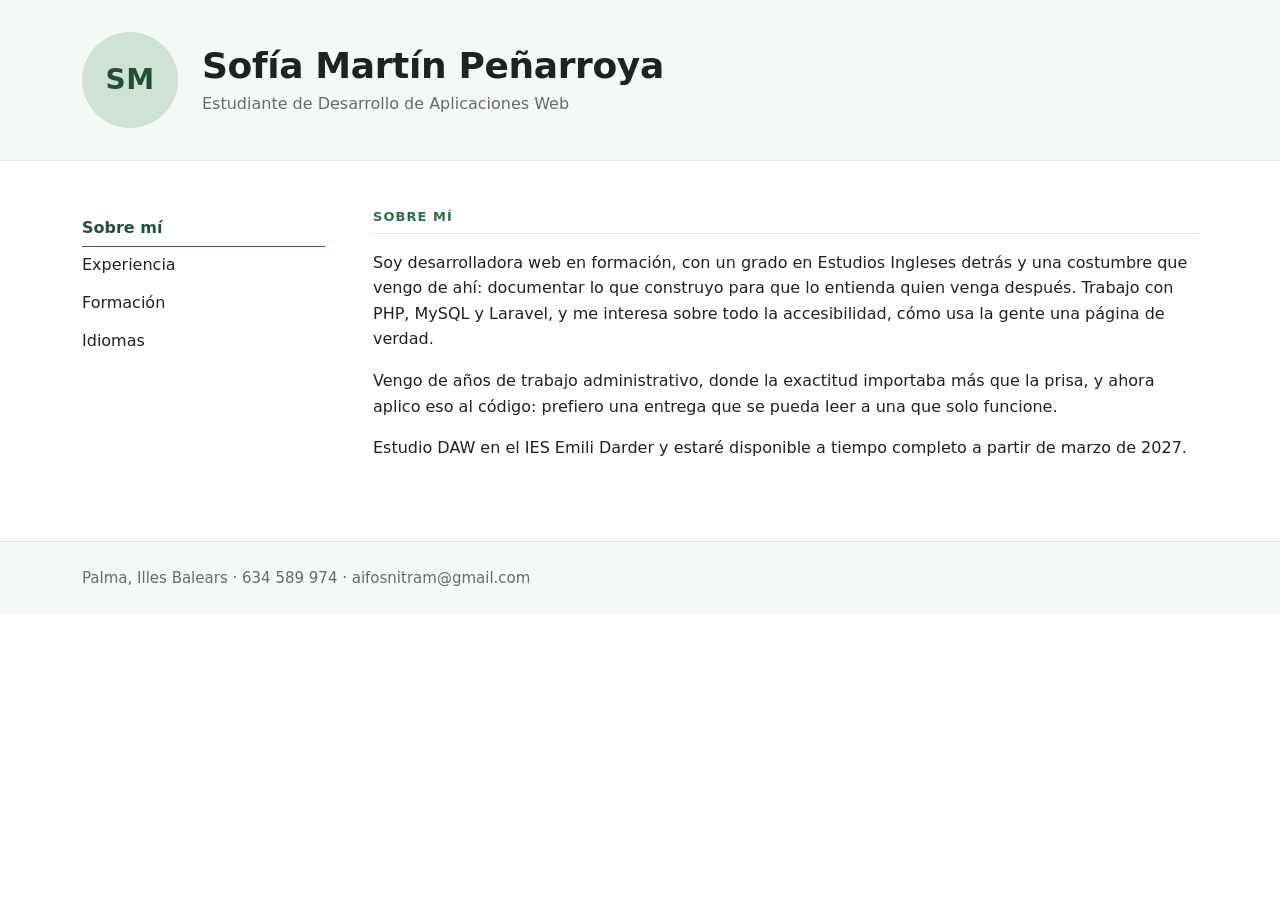
<file: index.html>
<!DOCTYPE html>
<html lang="es">
<head>
    <meta charset="UTF-8">
    <meta name="viewport" content="width=device-width, initial-scale=1">
    <title>CV · Sofía Martín Peñarroya</title>
    <link rel="canonical" href="spanish/index.html">
    <meta http-equiv="refresh" content="0; url=spanish/index.html">
</head>
<body>
    <p><a href="spanish/index.html">Español</a> · <a href="english/index.html">English</a></p>
</body>
</html>
</file>
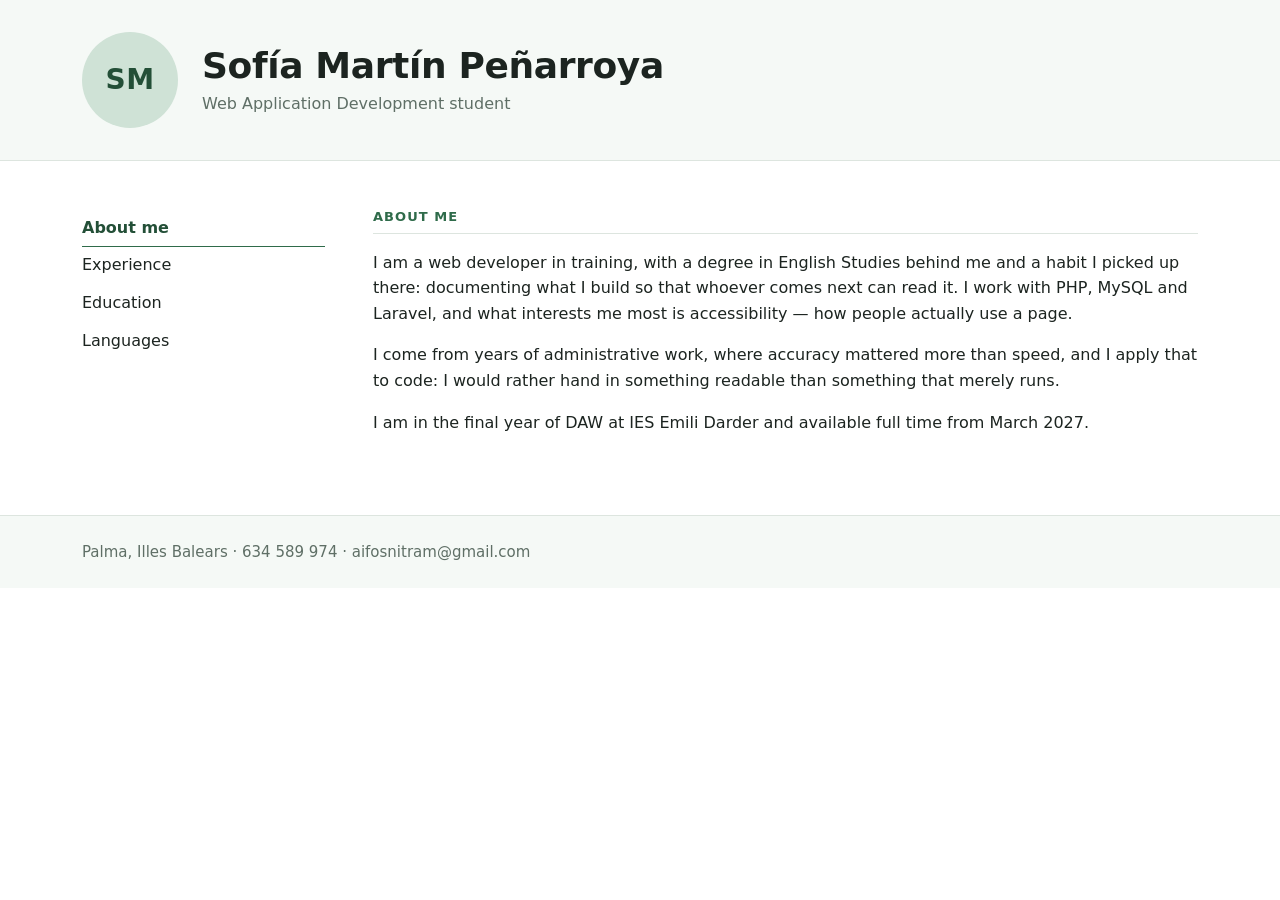
<file: english/index.html>
<!DOCTYPE html>
<html lang="en">
<head>
    <meta charset="UTF-8">
    <meta name="viewport" content="width=device-width, initial-scale=1">
    <title>About me · Sofía Martín Peñarroya</title>
    <link href="https://cdn.jsdelivr.net/npm/bootstrap@5.3.3/dist/css/bootstrap.min.css" rel="stylesheet">
    <link href="assets/css/style.css" rel="stylesheet">
</head>
<body>

    <header class="site-header">
        <div class="container">
            <div class="row align-items-center g-4">
                <div class="col-12 col-md-auto text-center text-md-start">
                    <a href="index.html" class="d-inline-block">
                        <span class="avatar" aria-hidden="true">SM</span>
                    </a>
                </div>
                <div class="col-12 col-md text-center text-md-start">
                    <h1 class="cv-name mb-1"><a href="index.html" class="cv-name__link">Sofía Martín Peñarroya</a></h1>
                    <p class="cv-role mb-0">Web Application Development student</p>
                </div>
            </div>
        </div>
    </header>

    <main class="container py-4 py-lg-5">
        <div class="row g-4 g-lg-5">

            <nav class="col-12 col-lg-3" aria-label="Curriculum sections">
                <ul class="cv-nav list-unstyled mb-0">
                    <li><a href="index.html" aria-current="page">About me</a></li>
                    <li><a href="experience.html">Experience</a></li>
                    <li><a href="education.html">Education</a></li>
                    <li><a href="languages.html">Languages</a></li>
                </ul>
            </nav>

            <div class="col-12 col-lg-9">
                <h2 class="section-title">About me</h2>
                <p>
                    I am a web developer in training, with a degree in English Studies behind
                    me and a habit I picked up there: documenting what I build so that whoever
                    comes next can read it. I work with PHP, MySQL and Laravel, and what
                    interests me most is accessibility — how people actually use a page.
                </p>
                <p>
                    I come from years of administrative work, where accuracy mattered more
                    than speed, and I apply that to code: I would rather hand in something
                    readable than something that merely runs.
                </p>
                <p class="mb-0">
                    I am in the final year of DAW at IES Emili Darder and available full time
                    from March 2027.
                </p>
            </div>

        </div>
    </main>

    <footer class="site-footer">
        <div class="container">
            <p class="mb-0">Palma, Illes Balears · 634 589 974 · aifosnitram@gmail.com</p>
        </div>
    </footer>

</body>
</html>
</file>
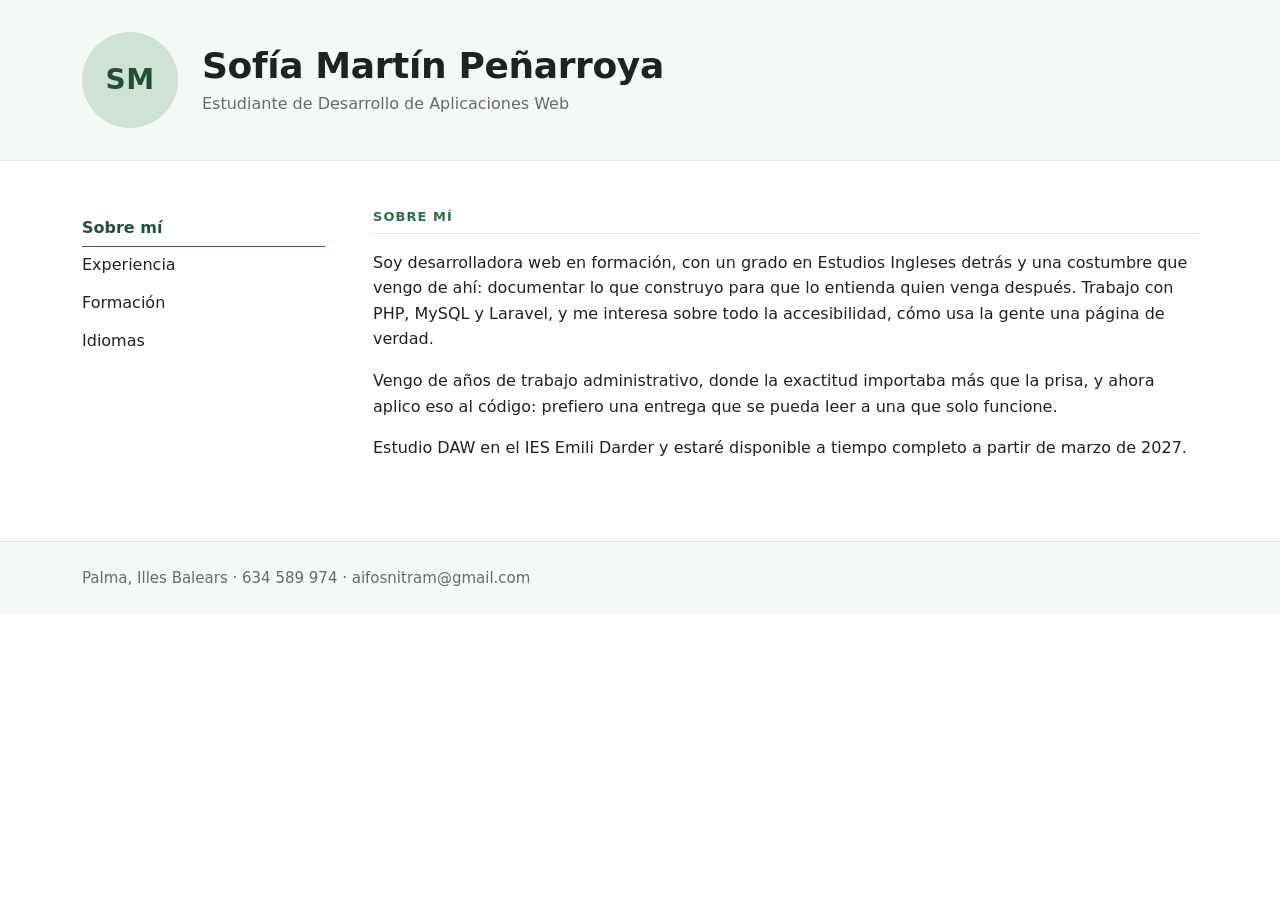
<file: spanish/index.html>
<!DOCTYPE html>
<html lang="es">
<head>
    <meta charset="UTF-8">
    <meta name="viewport" content="width=device-width, initial-scale=1">
    <title>Sobre mí · Sofía Martín Peñarroya</title>
    <link href="https://cdn.jsdelivr.net/npm/bootstrap@5.3.3/dist/css/bootstrap.min.css" rel="stylesheet">
    <link href="assets/css/style.css" rel="stylesheet">
</head>
<body>

    <header class="site-header">
        <div class="container">
            <div class="row align-items-center g-4">
                <div class="col-12 col-md-auto text-center text-md-start">
                    <a href="index.html" class="d-inline-block">
                        <span class="avatar" aria-hidden="true">SM</span>
                    </a>
                </div>
                <div class="col-12 col-md text-center text-md-start">
                    <h1 class="cv-name mb-1"><a href="index.html" class="cv-name__link">Sofía Martín Peñarroya</a></h1>
                    <p class="cv-role mb-0">Estudiante de Desarrollo de Aplicaciones Web</p>
                </div>
            </div>
        </div>
    </header>

    <main class="container py-4 py-lg-5">
        <div class="row g-4 g-lg-5">

            <nav class="col-12 col-lg-3" aria-label="Secciones del currículum">
                <ul class="cv-nav list-unstyled mb-0">
                    <li><a href="index.html" aria-current="page">Sobre mí</a></li>
                    <li><a href="experiencia.html">Experiencia</a></li>
                    <li><a href="formacion.html">Formación</a></li>
                    <li><a href="idiomas.html">Idiomas</a></li>
                </ul>
            </nav>

            <div class="col-12 col-lg-9">
                <h2 class="section-title">Sobre mí</h2>
                <p>
                    Soy desarrolladora web en formación, con un grado en Estudios Ingleses
                    detrás y una costumbre que vengo de ahí: documentar lo que construyo para
                    que lo entienda quien venga después. Trabajo con PHP, MySQL y Laravel, y
                    me interesa sobre todo la accesibilidad, cómo usa la gente una página de
                    verdad.
                </p>
                <p>
                    Vengo de años de trabajo administrativo, donde la exactitud importaba más
                    que la prisa, y ahora aplico eso al código: prefiero una entrega que se
                    pueda leer a una que solo funcione.
                </p>
                <p class="mb-0">
                    Estudio DAW en el IES Emili Darder y estaré disponible a tiempo completo
                    a partir de marzo de 2027.
                </p>
            </div>

        </div>
    </main>

    <footer class="site-footer">
        <div class="container">
            <p class="mb-0">Palma, Illes Balears · 634 589 974 · aifosnitram@gmail.com</p>
        </div>
    </footer>

</body>
</html>
</file>
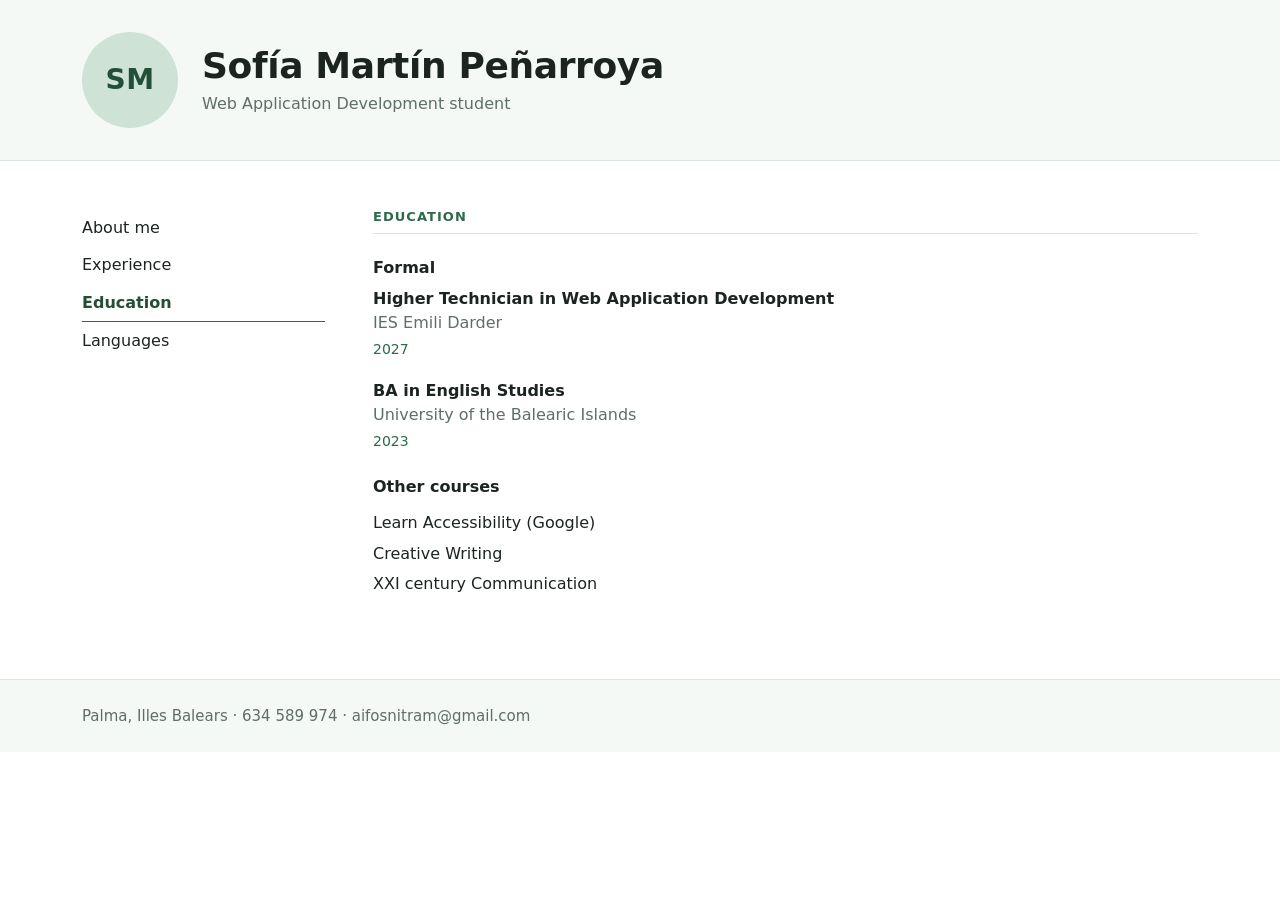
<file: english/education.html>
<!DOCTYPE html>
<html lang="en">
<head>
    <meta charset="UTF-8">
    <meta name="viewport" content="width=device-width, initial-scale=1">
    <title>Education · Sofía Martín Peñarroya</title>
    <link href="https://cdn.jsdelivr.net/npm/bootstrap@5.3.3/dist/css/bootstrap.min.css" rel="stylesheet">
    <link href="assets/css/style.css" rel="stylesheet">
</head>
<body>

    <header class="site-header">
        <div class="container">
            <div class="row align-items-center g-4">
                <div class="col-12 col-md-auto text-center text-md-start">
                    <a href="index.html" class="d-inline-block">
                        <span class="avatar" aria-hidden="true">SM</span>
                    </a>
                </div>
                <div class="col-12 col-md text-center text-md-start">
                    <h1 class="cv-name mb-1"><a href="index.html" class="cv-name__link">Sofía Martín Peñarroya</a></h1>
                    <p class="cv-role mb-0">Web Application Development student</p>
                </div>
            </div>
        </div>
    </header>

    <main class="container py-4 py-lg-5">
        <div class="row g-4 g-lg-5">

            <nav class="col-12 col-lg-3" aria-label="Curriculum sections">
                <ul class="cv-nav list-unstyled mb-0">
                    <li><a href="index.html">About me</a></li>
                    <li><a href="experience.html">Experience</a></li>
                    <li><a href="education.html" aria-current="page">Education</a></li>
                    <li><a href="languages.html">Languages</a></li>
                </ul>
            </nav>

            <div class="col-12 col-lg-9">
                <h2 class="section-title">Education</h2>

                <h3 class="subsection-title">Formal</h3>
                <ul class="timeline list-unstyled">
                    <li class="timeline__item">
                        <h4 class="timeline__role">Higher Technician in Web Application Development</h4>
                        <p class="timeline__place">IES Emili Darder</p>
                        <p class="timeline__date mb-0">2027</p>
                    </li>
                    <li class="timeline__item">
                        <h4 class="timeline__role">BA in English Studies</h4>
                        <p class="timeline__place">University of the Balearic Islands</p>
                        <p class="timeline__date mb-0">2023</p>
                    </li>
                </ul>

                <h3 class="subsection-title">Other courses</h3>
                <ul class="plain-list list-unstyled mb-0">
                    <li>Learn Accessibility (Google)</li>
                    <li>Creative Writing</li>
                    <li>XXI century Communication</li>
                </ul>
            </div>

        </div>
    </main>

    <footer class="site-footer">
        <div class="container">
            <p class="mb-0">Palma, Illes Balears · 634 589 974 · aifosnitram@gmail.com</p>
        </div>
    </footer>

</body>
</html>
</file>
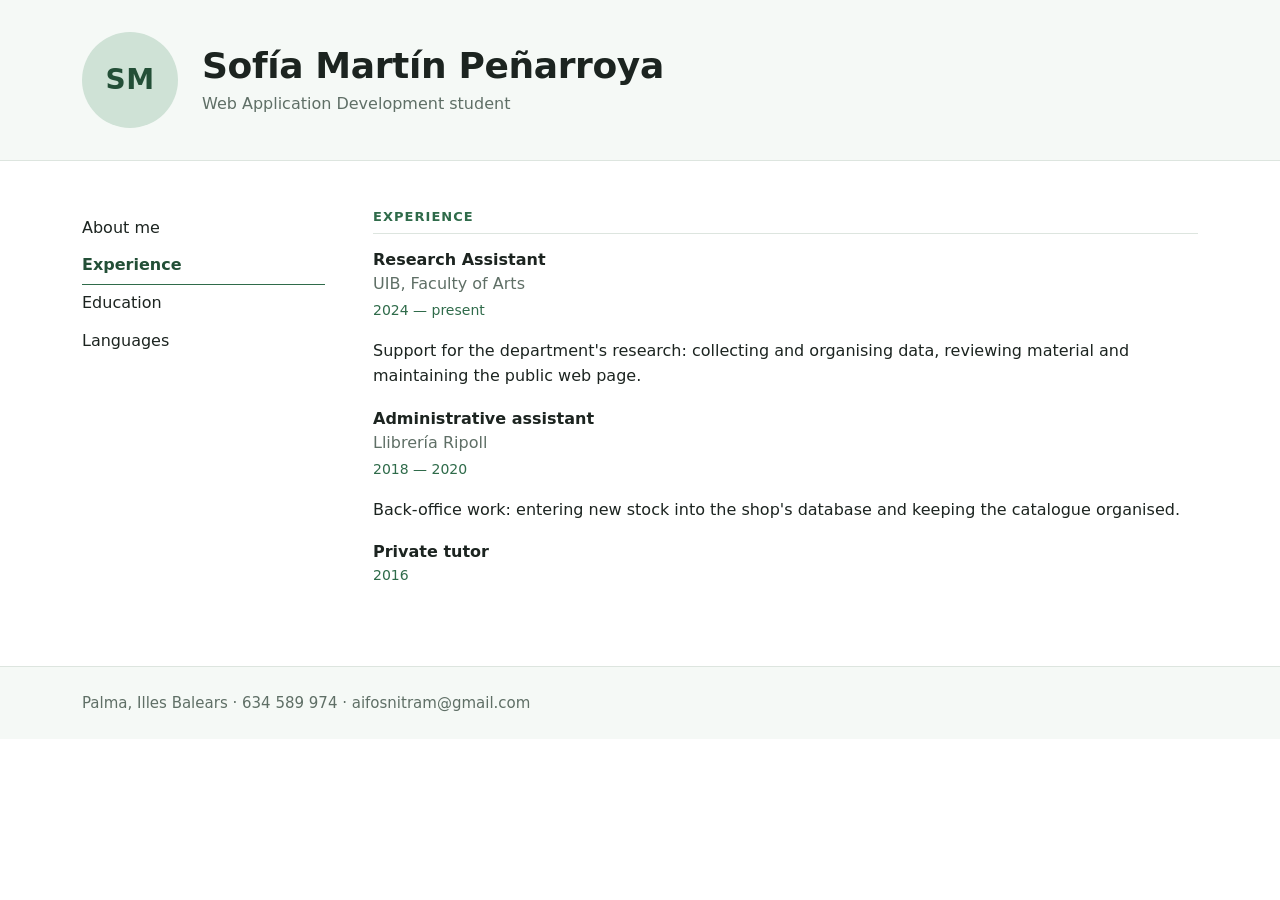
<file: english/experience.html>
<!DOCTYPE html>
<html lang="en">
<head>
    <meta charset="UTF-8">
    <meta name="viewport" content="width=device-width, initial-scale=1">
    <title>Experience · Sofía Martín Peñarroya</title>
    <link href="https://cdn.jsdelivr.net/npm/bootstrap@5.3.3/dist/css/bootstrap.min.css" rel="stylesheet">
    <link href="assets/css/style.css" rel="stylesheet">
</head>
<body>

    <header class="site-header">
        <div class="container">
            <div class="row align-items-center g-4">
                <div class="col-12 col-md-auto text-center text-md-start">
                    <a href="index.html" class="d-inline-block">
                        <span class="avatar" aria-hidden="true">SM</span>
                    </a>
                </div>
                <div class="col-12 col-md text-center text-md-start">
                    <h1 class="cv-name mb-1"><a href="index.html" class="cv-name__link">Sofía Martín Peñarroya</a></h1>
                    <p class="cv-role mb-0">Web Application Development student</p>
                </div>
            </div>
        </div>
    </header>

    <main class="container py-4 py-lg-5">
        <div class="row g-4 g-lg-5">

            <nav class="col-12 col-lg-3" aria-label="Curriculum sections">
                <ul class="cv-nav list-unstyled mb-0">
                    <li><a href="index.html">About me</a></li>
                    <li><a href="experience.html" aria-current="page">Experience</a></li>
                    <li><a href="education.html">Education</a></li>
                    <li><a href="languages.html">Languages</a></li>
                </ul>
            </nav>

            <div class="col-12 col-lg-9">
                <h2 class="section-title">Experience</h2>
                <ul class="timeline list-unstyled mb-0">
                    <li class="timeline__item">
                        <h3 class="timeline__role">Research Assistant</h3>
                        <p class="timeline__place">UIB, Faculty of Arts</p>
                        <p class="timeline__date">2024 — present</p>
                        <p class="mb-0">
                            Support for the department's research: collecting and organising
                            data, reviewing material and maintaining the public web page.
                        </p>
                    </li>
                    <li class="timeline__item">
                        <h3 class="timeline__role">Administrative assistant</h3>
                        <p class="timeline__place">Llibrería Ripoll</p>
                        <p class="timeline__date">2018 — 2020</p>
                        <p class="mb-0">
                            Back-office work: entering new stock into the shop's database and
                            keeping the catalogue organised.
                        </p>
                    </li>
                    <li class="timeline__item">
                        <h3 class="timeline__role">Private tutor</h3>
                        <p class="timeline__date mb-0">2016</p>
                    </li>
                </ul>
            </div>

        </div>
    </main>

    <footer class="site-footer">
        <div class="container">
            <p class="mb-0">Palma, Illes Balears · 634 589 974 · aifosnitram@gmail.com</p>
        </div>
    </footer>

</body>
</html>
</file>
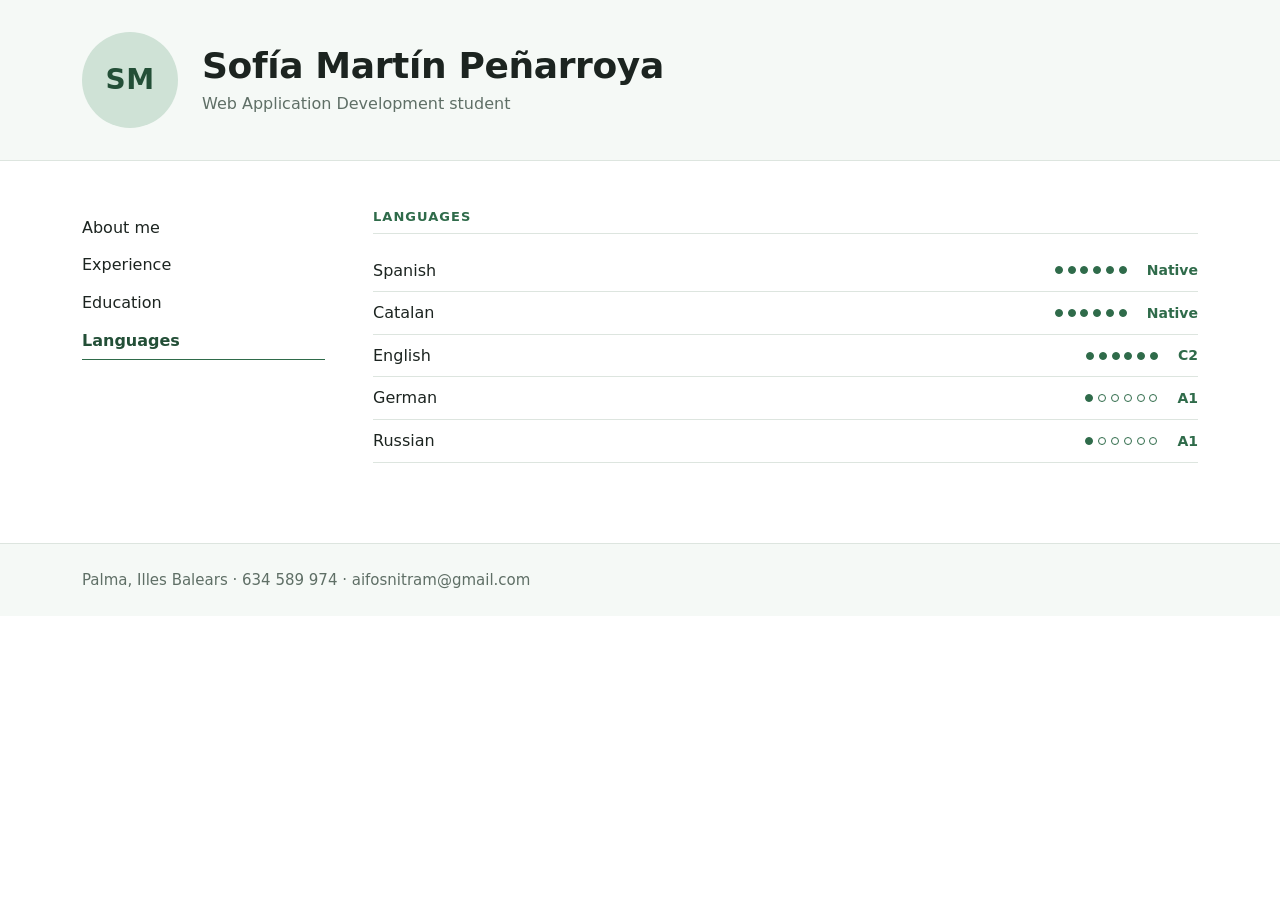
<file: english/languages.html>
<!DOCTYPE html>
<html lang="en">
<head>
    <meta charset="UTF-8">
    <meta name="viewport" content="width=device-width, initial-scale=1">
    <title>Languages · Sofía Martín Peñarroya</title>
    <link href="https://cdn.jsdelivr.net/npm/bootstrap@5.3.3/dist/css/bootstrap.min.css" rel="stylesheet">
    <link href="assets/css/style.css" rel="stylesheet">
</head>
<body>

    <header class="site-header">
        <div class="container">
            <div class="row align-items-center g-4">
                <div class="col-12 col-md-auto text-center text-md-start">
                    <a href="index.html" class="d-inline-block">
                        <span class="avatar" aria-hidden="true">SM</span>
                    </a>
                </div>
                <div class="col-12 col-md text-center text-md-start">
                    <h1 class="cv-name mb-1"><a href="index.html" class="cv-name__link">Sofía Martín Peñarroya</a></h1>
                    <p class="cv-role mb-0">Web Application Development student</p>
                </div>
            </div>
        </div>
    </header>

    <main class="container py-4 py-lg-5">
        <div class="row g-4 g-lg-5">

            <nav class="col-12 col-lg-3" aria-label="Curriculum sections">
                <ul class="cv-nav list-unstyled mb-0">
                    <li><a href="index.html">About me</a></li>
                    <li><a href="experience.html">Experience</a></li>
                    <li><a href="education.html">Education</a></li>
                    <li><a href="languages.html" aria-current="page">Languages</a></li>
                </ul>
            </nav>

            <div class="col-12 col-lg-9">
                <h2 class="section-title">Languages</h2>
                <ul class="lang-list list-unstyled mb-0">
                    <li class="lang-list__item">
                        <span class="lang-list__name">Spanish</span>
                        <span class="lang-list__dots" aria-hidden="true"><span class="dot dot--on"></span><span class="dot dot--on"></span><span class="dot dot--on"></span><span class="dot dot--on"></span><span class="dot dot--on"></span><span class="dot dot--on"></span></span>
                        <span class="lang-list__level">Native</span>
                    </li>
                    <li class="lang-list__item">
                        <span class="lang-list__name">Catalan</span>
                        <span class="lang-list__dots" aria-hidden="true"><span class="dot dot--on"></span><span class="dot dot--on"></span><span class="dot dot--on"></span><span class="dot dot--on"></span><span class="dot dot--on"></span><span class="dot dot--on"></span></span>
                        <span class="lang-list__level">Native</span>
                    </li>
                    <li class="lang-list__item">
                        <span class="lang-list__name">English</span>
                        <span class="lang-list__dots" aria-hidden="true"><span class="dot dot--on"></span><span class="dot dot--on"></span><span class="dot dot--on"></span><span class="dot dot--on"></span><span class="dot dot--on"></span><span class="dot dot--on"></span></span>
                        <span class="lang-list__level">C2</span>
                    </li>
                    <li class="lang-list__item">
                        <span class="lang-list__name">German</span>
                        <span class="lang-list__dots" aria-hidden="true"><span class="dot dot--on"></span><span class="dot"></span><span class="dot"></span><span class="dot"></span><span class="dot"></span><span class="dot"></span></span>
                        <span class="lang-list__level">A1</span>
                    </li>
                    <li class="lang-list__item">
                        <span class="lang-list__name">Russian</span>
                        <span class="lang-list__dots" aria-hidden="true"><span class="dot dot--on"></span><span class="dot"></span><span class="dot"></span><span class="dot"></span><span class="dot"></span><span class="dot"></span></span>
                        <span class="lang-list__level">A1</span>
                    </li>
                </ul>
            </div>

        </div>
    </main>

    <footer class="site-footer">
        <div class="container">
            <p class="mb-0">Palma, Illes Balears · 634 589 974 · aifosnitram@gmail.com</p>
        </div>
    </footer>

</body>
</html>
</file>
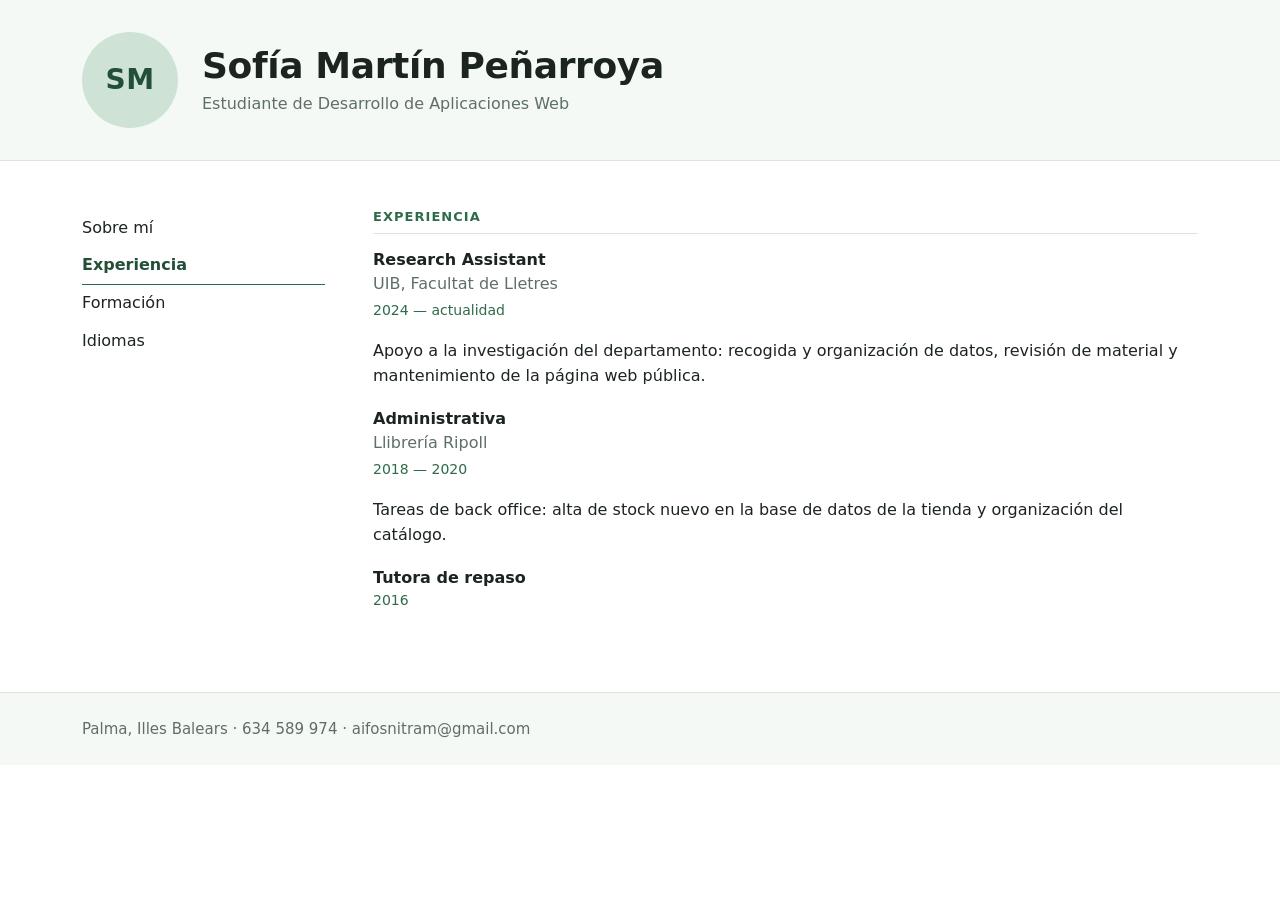
<file: spanish/experiencia.html>
<!DOCTYPE html>
<html lang="es">
<head>
    <meta charset="UTF-8">
    <meta name="viewport" content="width=device-width, initial-scale=1">
    <title>Experiencia · Sofía Martín Peñarroya</title>
    <link href="https://cdn.jsdelivr.net/npm/bootstrap@5.3.3/dist/css/bootstrap.min.css" rel="stylesheet">
    <link href="assets/css/style.css" rel="stylesheet">
</head>
<body>

    <header class="site-header">
        <div class="container">
            <div class="row align-items-center g-4">
                <div class="col-12 col-md-auto text-center text-md-start">
                    <a href="index.html" class="d-inline-block">
                        <span class="avatar" aria-hidden="true">SM</span>
                    </a>
                </div>
                <div class="col-12 col-md text-center text-md-start">
                    <h1 class="cv-name mb-1"><a href="index.html" class="cv-name__link">Sofía Martín Peñarroya</a></h1>
                    <p class="cv-role mb-0">Estudiante de Desarrollo de Aplicaciones Web</p>
                </div>
            </div>
        </div>
    </header>

    <main class="container py-4 py-lg-5">
        <div class="row g-4 g-lg-5">

            <nav class="col-12 col-lg-3" aria-label="Secciones del currículum">
                <ul class="cv-nav list-unstyled mb-0">
                    <li><a href="index.html">Sobre mí</a></li>
                    <li><a href="experiencia.html" aria-current="page">Experiencia</a></li>
                    <li><a href="formacion.html">Formación</a></li>
                    <li><a href="idiomas.html">Idiomas</a></li>
                </ul>
            </nav>

            <div class="col-12 col-lg-9">
                <h2 class="section-title">Experiencia</h2>
                <ul class="timeline list-unstyled mb-0">
                    <li class="timeline__item">
                        <h3 class="timeline__role">Research Assistant</h3>
                        <p class="timeline__place">UIB, Facultat de Lletres</p>
                        <p class="timeline__date">2024 — actualidad</p>
                        <p class="mb-0">
                            Apoyo a la investigación del departamento: recogida y organización
                            de datos, revisión de material y mantenimiento de la página web
                            pública.
                        </p>
                    </li>
                    <li class="timeline__item">
                        <h3 class="timeline__role">Administrativa</h3>
                        <p class="timeline__place">Llibrería Ripoll</p>
                        <p class="timeline__date">2018 — 2020</p>
                        <p class="mb-0">
                            Tareas de back office: alta de stock nuevo en la base de datos de la
                            tienda y organización del catálogo.
                        </p>
                    </li>
                    <li class="timeline__item">
                        <h3 class="timeline__role">Tutora de repaso</h3>
                        <p class="timeline__date mb-0">2016</p>
                    </li>
                </ul>
            </div>

        </div>
    </main>

    <footer class="site-footer">
        <div class="container">
            <p class="mb-0">Palma, Illes Balears · 634 589 974 · aifosnitram@gmail.com</p>
        </div>
    </footer>

</body>
</html>
</file>
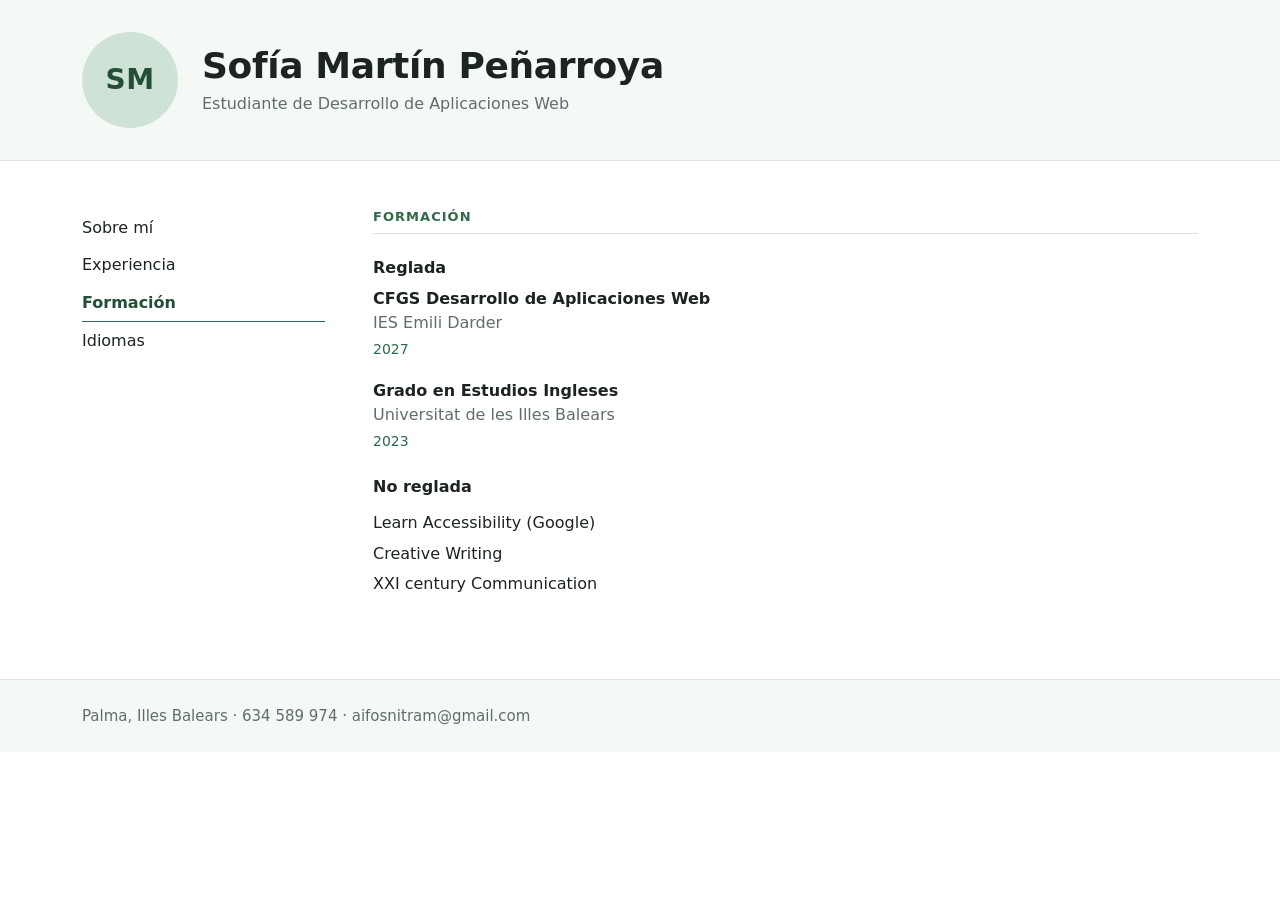
<file: spanish/formacion.html>
<!DOCTYPE html>
<html lang="es">
<head>
    <meta charset="UTF-8">
    <meta name="viewport" content="width=device-width, initial-scale=1">
    <title>Formación · Sofía Martín Peñarroya</title>
    <link href="https://cdn.jsdelivr.net/npm/bootstrap@5.3.3/dist/css/bootstrap.min.css" rel="stylesheet">
    <link href="assets/css/style.css" rel="stylesheet">
</head>
<body>

    <header class="site-header">
        <div class="container">
            <div class="row align-items-center g-4">
                <div class="col-12 col-md-auto text-center text-md-start">
                    <a href="index.html" class="d-inline-block">
                        <span class="avatar" aria-hidden="true">SM</span>
                    </a>
                </div>
                <div class="col-12 col-md text-center text-md-start">
                    <h1 class="cv-name mb-1"><a href="index.html" class="cv-name__link">Sofía Martín Peñarroya</a></h1>
                    <p class="cv-role mb-0">Estudiante de Desarrollo de Aplicaciones Web</p>
                </div>
            </div>
        </div>
    </header>

    <main class="container py-4 py-lg-5">
        <div class="row g-4 g-lg-5">

            <nav class="col-12 col-lg-3" aria-label="Secciones del currículum">
                <ul class="cv-nav list-unstyled mb-0">
                    <li><a href="index.html">Sobre mí</a></li>
                    <li><a href="experiencia.html">Experiencia</a></li>
                    <li><a href="formacion.html" aria-current="page">Formación</a></li>
                    <li><a href="idiomas.html">Idiomas</a></li>
                </ul>
            </nav>

            <div class="col-12 col-lg-9">
                <h2 class="section-title">Formación</h2>

                <h3 class="subsection-title">Reglada</h3>
                <ul class="timeline list-unstyled">
                    <li class="timeline__item">
                        <h4 class="timeline__role">CFGS Desarrollo de Aplicaciones Web</h4>
                        <p class="timeline__place">IES Emili Darder</p>
                        <p class="timeline__date mb-0">2027</p>
                    </li>
                    <li class="timeline__item">
                        <h4 class="timeline__role">Grado en Estudios Ingleses</h4>
                        <p class="timeline__place">Universitat de les Illes Balears</p>
                        <p class="timeline__date mb-0">2023</p>
                    </li>
                </ul>

                <h3 class="subsection-title">No reglada</h3>
                <ul class="plain-list list-unstyled mb-0">
                    <li>Learn Accessibility (Google)</li>
                    <li>Creative Writing</li>
                    <li>XXI century Communication</li>
                </ul>
            </div>

        </div>
    </main>

    <footer class="site-footer">
        <div class="container">
            <p class="mb-0">Palma, Illes Balears · 634 589 974 · aifosnitram@gmail.com</p>
        </div>
    </footer>

</body>
</html>
</file>
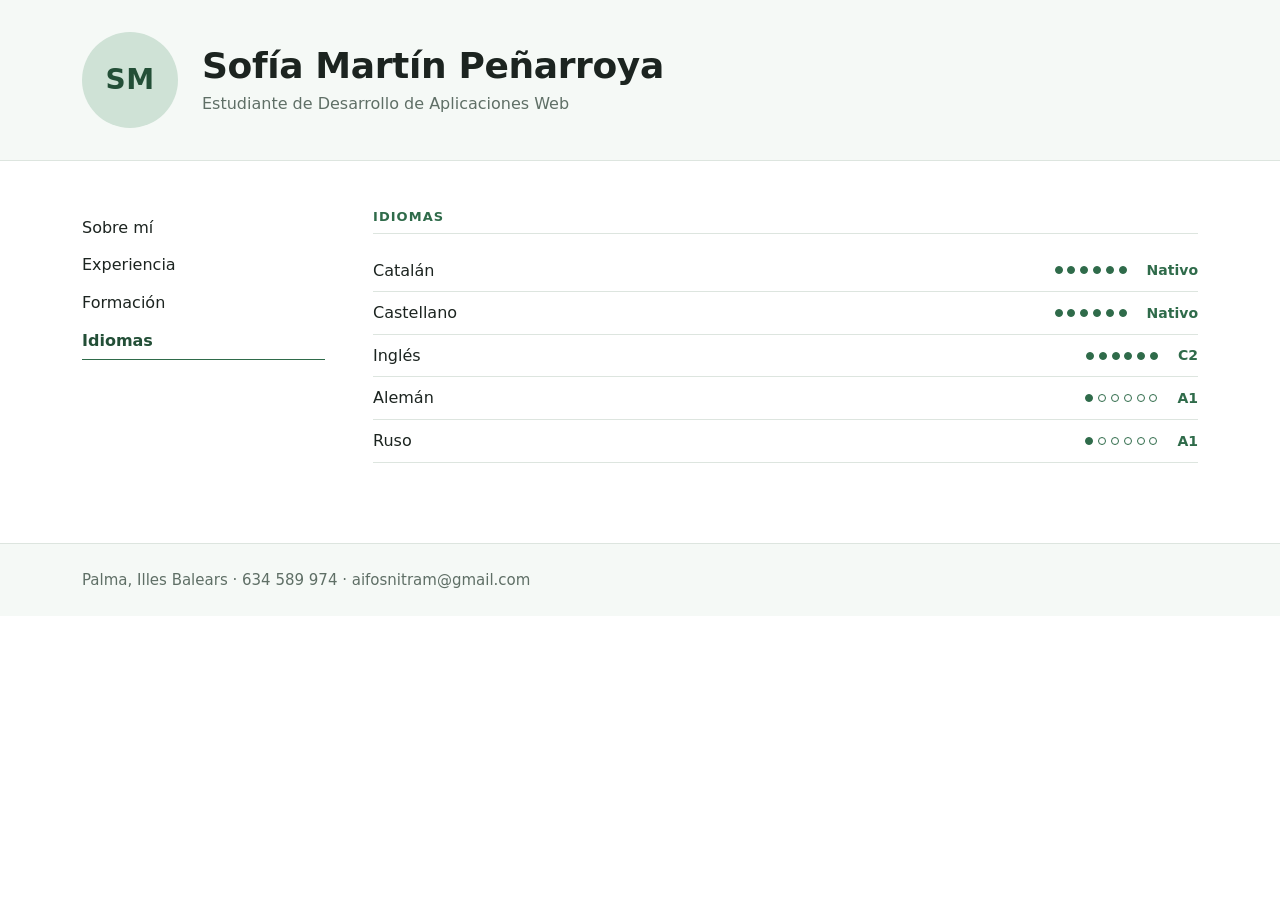
<file: spanish/idiomas.html>
<!DOCTYPE html>
<html lang="es">
<head>
    <meta charset="UTF-8">
    <meta name="viewport" content="width=device-width, initial-scale=1">
    <title>Idiomas · Sofía Martín Peñarroya</title>
    <link href="https://cdn.jsdelivr.net/npm/bootstrap@5.3.3/dist/css/bootstrap.min.css" rel="stylesheet">
    <link href="assets/css/style.css" rel="stylesheet">
</head>
<body>

    <header class="site-header">
        <div class="container">
            <div class="row align-items-center g-4">
                <div class="col-12 col-md-auto text-center text-md-start">
                    <a href="index.html" class="d-inline-block">
                        <span class="avatar" aria-hidden="true">SM</span>
                    </a>
                </div>
                <div class="col-12 col-md text-center text-md-start">
                    <h1 class="cv-name mb-1"><a href="index.html" class="cv-name__link">Sofía Martín Peñarroya</a></h1>
                    <p class="cv-role mb-0">Estudiante de Desarrollo de Aplicaciones Web</p>
                </div>
            </div>
        </div>
    </header>

    <main class="container py-4 py-lg-5">
        <div class="row g-4 g-lg-5">

            <nav class="col-12 col-lg-3" aria-label="Secciones del currículum">
                <ul class="cv-nav list-unstyled mb-0">
                    <li><a href="index.html">Sobre mí</a></li>
                    <li><a href="experiencia.html">Experiencia</a></li>
                    <li><a href="formacion.html">Formación</a></li>
                    <li><a href="idiomas.html" aria-current="page">Idiomas</a></li>
                </ul>
            </nav>

            <div class="col-12 col-lg-9">
                <h2 class="section-title">Idiomas</h2>
                <ul class="lang-list list-unstyled mb-0">
                    <li class="lang-list__item">
                        <span class="lang-list__name">Catalán</span>
                        <span class="lang-list__dots" aria-hidden="true"><span class="dot dot--on"></span><span class="dot dot--on"></span><span class="dot dot--on"></span><span class="dot dot--on"></span><span class="dot dot--on"></span><span class="dot dot--on"></span></span>
                        <span class="lang-list__level">Nativo</span>
                    </li>
                    <li class="lang-list__item">
                        <span class="lang-list__name">Castellano</span>
                        <span class="lang-list__dots" aria-hidden="true"><span class="dot dot--on"></span><span class="dot dot--on"></span><span class="dot dot--on"></span><span class="dot dot--on"></span><span class="dot dot--on"></span><span class="dot dot--on"></span></span>
                        <span class="lang-list__level">Nativo</span>
                    </li>
                    <li class="lang-list__item">
                        <span class="lang-list__name">Inglés</span>
                        <span class="lang-list__dots" aria-hidden="true"><span class="dot dot--on"></span><span class="dot dot--on"></span><span class="dot dot--on"></span><span class="dot dot--on"></span><span class="dot dot--on"></span><span class="dot dot--on"></span></span>
                        <span class="lang-list__level">C2</span>
                    </li>
                    <li class="lang-list__item">
                        <span class="lang-list__name">Alemán</span>
                        <span class="lang-list__dots" aria-hidden="true"><span class="dot dot--on"></span><span class="dot"></span><span class="dot"></span><span class="dot"></span><span class="dot"></span><span class="dot"></span></span>
                        <span class="lang-list__level">A1</span>
                    </li>
                    <li class="lang-list__item">
                        <span class="lang-list__name">Ruso</span>
                        <span class="lang-list__dots" aria-hidden="true"><span class="dot dot--on"></span><span class="dot"></span><span class="dot"></span><span class="dot"></span><span class="dot"></span><span class="dot"></span></span>
                        <span class="lang-list__level">A1</span>
                    </li>
                </ul>
            </div>

        </div>
    </main>

    <footer class="site-footer">
        <div class="container">
            <p class="mb-0">Palma, Illes Balears · 634 589 974 · aifosnitram@gmail.com</p>
        </div>
    </footer>

</body>
</html>
</file>
<file: english/assets/css/style.css>
/* ==========================================================================
   CV — Sofía Martín Peñarroya
   Entrega Bootstrap 5 · INT
   Los estilos propios solo cubren lo que Bootstrap no da de serie.
   ========================================================================== */

:root {
    --cv-ink: #1c2420;
    --cv-ink-soft: #5f6f66;
    --cv-line: #dde5df;
    --cv-surface-alt: #f5f9f6;
    --cv-accent: #2f6b4a;
    --cv-accent-dark: #234f37;
    --cv-accent-soft: #cfe2d6;
}

body {
    color: var(--cv-ink);
    background: #fff;
    font-size: 1rem;
    line-height: 1.6;
}

/* Cabecera ---------------------------------------------------------------- */

.site-header {
    padding: 2rem 0;
    border-bottom: 1px solid var(--cv-line);
    background: var(--cv-surface-alt);
}

.avatar {
    display: inline-grid;
    place-items: center;
    width: 96px;
    height: 96px;
    border-radius: 50%;
    background: var(--cv-accent-soft);
    color: var(--cv-accent-dark);
    font-size: 1.75rem;
    font-weight: 700;
    letter-spacing: 0.02em;
}

.cv-name {
    font-size: clamp(1.5rem, 4vw, 2.25rem);
    font-weight: 700;
    letter-spacing: -0.01em;
}

.cv-role {
    color: var(--cv-ink-soft);
}

/* Secciones --------------------------------------------------------------- */

.section-title {
    font-size: 0.8125rem;
    font-weight: 700;
    letter-spacing: 0.08em;
    text-transform: uppercase;
    color: var(--cv-accent);
    padding-bottom: 0.5rem;
    margin-bottom: 1rem;
    border-bottom: 1px solid var(--cv-line);
}

.subsection-title {
    font-size: 1rem;
    font-weight: 600;
    margin: 1.5rem 0 0.75rem;
}

/* Navegación -------------------------------------------------------------- */

.cv-nav a {
    display: block;
    padding: 0.35rem 0;
    color: var(--cv-ink);
    text-decoration: none;
    border-bottom: 1px solid transparent;
}

.cv-nav a:hover,
.cv-nav a:focus-visible {
    color: var(--cv-accent-dark);
    border-bottom-color: var(--cv-accent);
}

@media (min-width: 992px) {
    .cv-nav {
        position: sticky;
        top: 1.5rem;
    }
}

/* Experiencia y formación ------------------------------------------------- */

.timeline__item + .timeline__item {
    margin-top: 1.25rem;
}

.timeline__role {
    font-size: 1rem;
    font-weight: 600;
    margin-bottom: 0.15rem;
}

.timeline__place {
    color: var(--cv-ink-soft);
    margin-bottom: 0.15rem;
}

.timeline__date {
    font-size: 0.875rem;
    font-variant-numeric: tabular-nums;
    color: var(--cv-accent);
}

.plain-list li {
    padding: 0.15rem 0;
}

/* Idiomas ----------------------------------------------------------------- */

.lang-list__item {
    display: grid;
    grid-template-columns: 1fr auto auto;
    align-items: center;
    gap: 0.5rem;
    padding: 0.5rem 0;
    border-bottom: 1px solid var(--cv-line);
}

.lang-list__level {
    font-size: 0.875rem;
    font-weight: 600;
    color: var(--cv-accent);
}

.lang-list__dots {
    display: inline-flex;
    gap: 0.3rem;
    margin-inline: 0.75rem;
}

.lang-list__dots .dot {
    width: 0.5rem;
    height: 0.5rem;
    border-radius: 50%;
    border: 1px solid var(--cv-accent);
    background: transparent;
}

.lang-list__dots .dot--on {
    background: var(--cv-accent);
}

/* Pie --------------------------------------------------------------------- */

.site-footer {
    margin-top: 2rem;
    padding: 1.5rem 0;
    border-top: 1px solid var(--cv-line);
    background: var(--cv-surface-alt);
    font-size: 0.9375rem;
    color: var(--cv-ink-soft);
}

/* Navegación entre páginas ------------------------------------------------- */

.cv-nav a[aria-current="page"] {
    color: var(--cv-accent-dark);
    font-weight: 600;
    border-bottom-color: var(--cv-accent);
}

.cv-name__link,
.cv-name__link:hover,
.cv-name__link:focus-visible {
    color: inherit;
    text-decoration: none;
}
</file>
<file: spanish/assets/css/style.css>
/* ==========================================================================
   CV — Sofía Martín Peñarroya
   Entrega Bootstrap 5 · INT
   Los estilos propios solo cubren lo que Bootstrap no da de serie.
   ========================================================================== */

:root {
    --cv-ink: #1c2420;
    --cv-ink-soft: #5f6f66;
    --cv-line: #dde5df;
    --cv-surface-alt: #f5f9f6;
    --cv-accent: #2f6b4a;
    --cv-accent-dark: #234f37;
    --cv-accent-soft: #cfe2d6;
}

body {
    color: var(--cv-ink);
    background: #fff;
    font-size: 1rem;
    line-height: 1.6;
}

/* Cabecera ---------------------------------------------------------------- */

.site-header {
    padding: 2rem 0;
    border-bottom: 1px solid var(--cv-line);
    background: var(--cv-surface-alt);
}

.avatar {
    display: inline-grid;
    place-items: center;
    width: 96px;
    height: 96px;
    border-radius: 50%;
    background: var(--cv-accent-soft);
    color: var(--cv-accent-dark);
    font-size: 1.75rem;
    font-weight: 700;
    letter-spacing: 0.02em;
}

.cv-name {
    font-size: clamp(1.5rem, 4vw, 2.25rem);
    font-weight: 700;
    letter-spacing: -0.01em;
}

.cv-role {
    color: var(--cv-ink-soft);
}

/* Secciones --------------------------------------------------------------- */

.section-title {
    font-size: 0.8125rem;
    font-weight: 700;
    letter-spacing: 0.08em;
    text-transform: uppercase;
    color: var(--cv-accent);
    padding-bottom: 0.5rem;
    margin-bottom: 1rem;
    border-bottom: 1px solid var(--cv-line);
}

.subsection-title {
    font-size: 1rem;
    font-weight: 600;
    margin: 1.5rem 0 0.75rem;
}

/* Navegación -------------------------------------------------------------- */

.cv-nav a {
    display: block;
    padding: 0.35rem 0;
    color: var(--cv-ink);
    text-decoration: none;
    border-bottom: 1px solid transparent;
}

.cv-nav a:hover,
.cv-nav a:focus-visible {
    color: var(--cv-accent-dark);
    border-bottom-color: var(--cv-accent);
}

@media (min-width: 992px) {
    .cv-nav {
        position: sticky;
        top: 1.5rem;
    }
}

/* Experiencia y formación ------------------------------------------------- */

.timeline__item + .timeline__item {
    margin-top: 1.25rem;
}

.timeline__role {
    font-size: 1rem;
    font-weight: 600;
    margin-bottom: 0.15rem;
}

.timeline__place {
    color: var(--cv-ink-soft);
    margin-bottom: 0.15rem;
}

.timeline__date {
    font-size: 0.875rem;
    font-variant-numeric: tabular-nums;
    color: var(--cv-accent);
}

.plain-list li {
    padding: 0.15rem 0;
}

/* Idiomas ----------------------------------------------------------------- */

.lang-list__item {
    display: grid;
    grid-template-columns: 1fr auto auto;
    align-items: center;
    gap: 0.5rem;
    padding: 0.5rem 0;
    border-bottom: 1px solid var(--cv-line);
}

.lang-list__level {
    font-size: 0.875rem;
    font-weight: 600;
    color: var(--cv-accent);
}

.lang-list__dots {
    display: inline-flex;
    gap: 0.3rem;
    margin-inline: 0.75rem;
}

.lang-list__dots .dot {
    width: 0.5rem;
    height: 0.5rem;
    border-radius: 50%;
    border: 1px solid var(--cv-accent);
    background: transparent;
}

.lang-list__dots .dot--on {
    background: var(--cv-accent);
}

/* Pie --------------------------------------------------------------------- */

.site-footer {
    margin-top: 2rem;
    padding: 1.5rem 0;
    border-top: 1px solid var(--cv-line);
    background: var(--cv-surface-alt);
    font-size: 0.9375rem;
    color: var(--cv-ink-soft);
}

/* Navegación entre páginas ------------------------------------------------- */

.cv-nav a[aria-current="page"] {
    color: var(--cv-accent-dark);
    font-weight: 600;
    border-bottom-color: var(--cv-accent);
}

.cv-name__link,
.cv-name__link:hover,
.cv-name__link:focus-visible {
    color: inherit;
    text-decoration: none;
}
</file>
